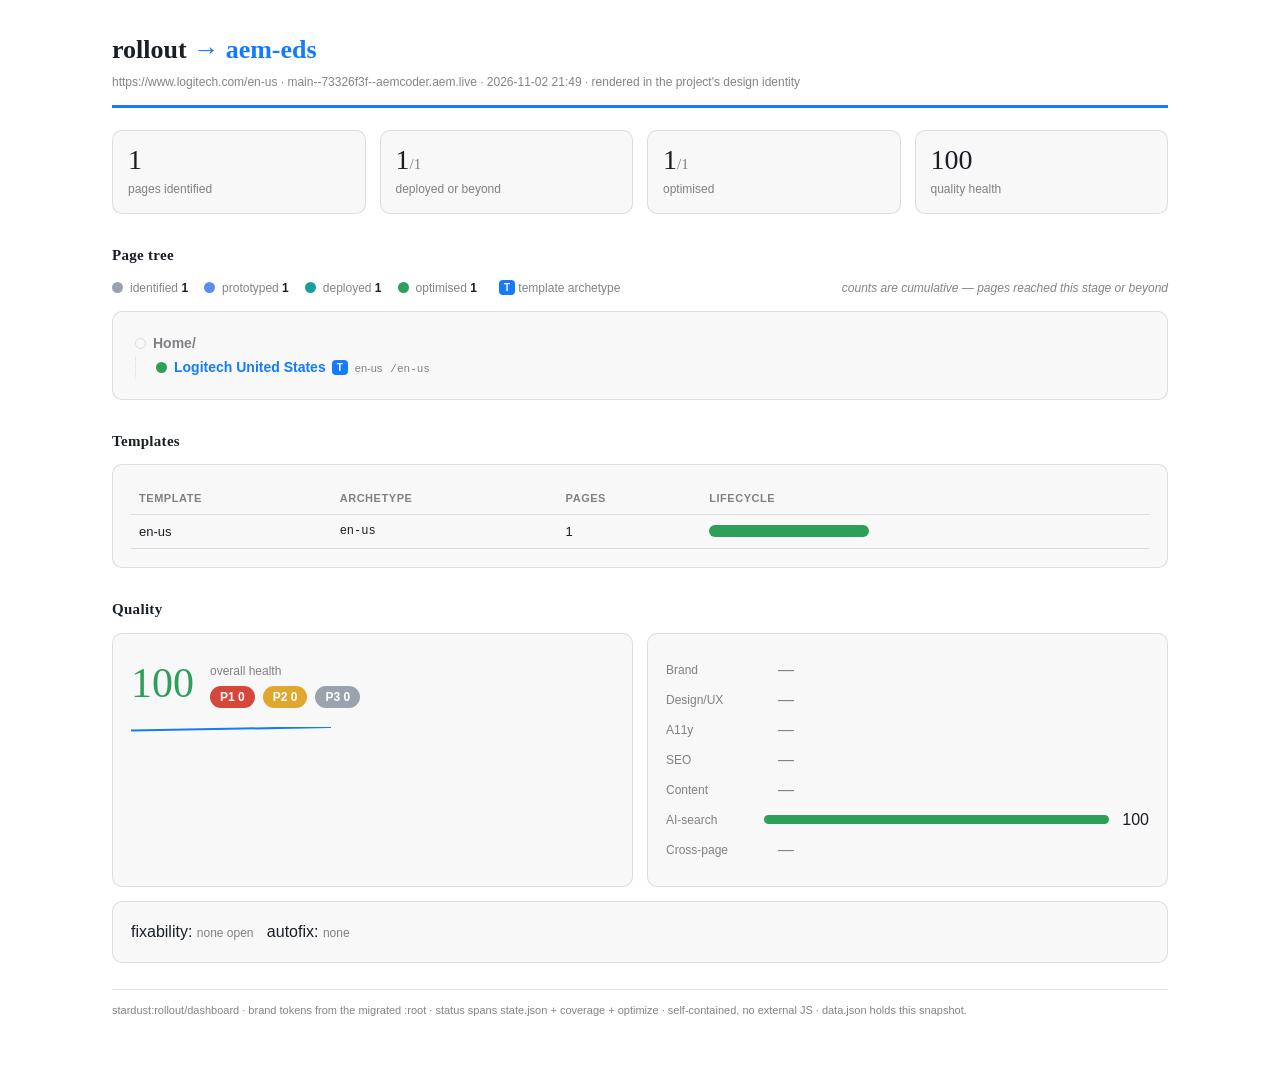
<file: stardust/rollout/dashboard/index.html>
<!doctype html><html lang="en"><head><meta charset="utf-8"><meta name="viewport" content="width=device-width, initial-scale=1">
<title>rollout — https://www.logitech.com/en-us</title>
<style>
:root{--bg:#ffffff;--fg:#1a1f26;--accent:#147aff;--heading:Georgia, serif;--body:-apple-system,BlinkMacSystemFont,"Segoe UI",Helvetica,Arial,sans-serif;--radius:10px;--maxw:1100px;
--muted:color-mix(in srgb,var(--fg) 55%,transparent);--line:color-mix(in srgb,var(--fg) 12%,transparent);--card:color-mix(in srgb,var(--fg) 3%,var(--bg))}
*{box-sizing:border-box}body{margin:0;font-family:var(--body);color:var(--fg);background:var(--bg);line-height:1.5}
.wrap{max-width:var(--maxw);margin:0 auto;padding:30px 22px 70px}
header{border-bottom:3px solid var(--accent);padding-bottom:14px;margin-bottom:22px}
h1{font-family:var(--heading);font-size:26px;margin:0}h1 b{color:var(--accent)}
h2{font-family:var(--heading);font-size:15px;letter-spacing:.02em;margin:30px 0 12px}
.sub{color:var(--muted);font-size:12px;margin-top:4px}
.cards{display:grid;grid-template-columns:repeat(4,1fr);gap:14px;margin-bottom:8px}
.card{background:var(--card);border:1px solid var(--line);border-radius:var(--radius);padding:15px}
.card .n{font-family:var(--heading);font-size:28px;line-height:1}.card .l{font-size:12px;color:var(--muted);margin-top:6px}
.panel{background:var(--card);border:1px solid var(--line);border-radius:var(--radius);padding:18px;margin-bottom:14px}
.legend{display:flex;flex-wrap:wrap;gap:16px;margin:2px 0 14px;align-items:center}
.lg{font-size:12px;color:var(--muted)}.lg b{color:var(--fg)}.muted-note{font-style:italic;margin-left:auto}
.dot{display:inline-block;width:11px;height:11px;border-radius:50%;margin-right:7px;vertical-align:-1px}
.dot.folder{background:transparent;border:1.5px solid var(--line)}
.tree{font-size:14px}.tree ul{list-style:none;margin:0;padding-left:20px;border-left:1px dotted var(--line)}
.tree>ul{padding-left:4px;border-left:none}.tree li{margin:3px 0}
.nm{font-weight:600}.nm.is-t{color:var(--accent)}.nm.dir{color:var(--muted);font-weight:600}
.tmpl-badge{display:inline-block;background:var(--accent);color:var(--bg);font-size:10px;font-weight:700;border-radius:4px;padding:0 5px;margin-left:6px;vertical-align:1px}
.tref{font-size:11px;color:var(--muted);margin-left:7px}
.pth{font-size:11px;color:var(--muted);margin-left:8px;font-family:ui-monospace,Menlo,Consolas,monospace}
.fnd{font-size:11px;color:#d6473b;margin-left:8px}
table{width:100%;border-collapse:collapse;font-size:13px}td,th{text-align:left;padding:7px 8px;border-bottom:1px solid var(--line)}
th{font-size:11px;text-transform:uppercase;letter-spacing:.05em;color:var(--muted)}.mono{font-family:ui-monospace,Menlo,Consolas,monospace;font-size:12px}
.stack{display:flex;height:12px;width:160px;border-radius:6px;overflow:hidden;background:color-mix(in srgb,var(--fg) 8%,transparent)}.stack span{display:block}
.grid2{display:grid;grid-template-columns:1fr 1fr;gap:14px}
.gauge{display:flex;align-items:center;gap:16px}.gauge .big{font-family:var(--heading);font-size:42px}
.sev{display:flex;gap:8px;margin-top:6px}.pill{border-radius:20px;padding:2px 10px;font-size:12px;font-weight:600;color:#fff}
.dim{display:flex;align-items:center;gap:10px;margin:6px 0}.dl{width:88px;font-size:12px;color:var(--muted)}.dbar{flex:1;height:9px;background:color-mix(in srgb,var(--fg) 8%,transparent);border-radius:5px;overflow:hidden}.dbar i{display:block;height:100%}.dn{width:30px;text-align:right;font-variant-numeric:tabular-nums}.dn.na{color:var(--muted)}
.chip{display:inline-block;border:1px solid var(--line);border-radius:20px;padding:2px 10px;margin:3px 4px 0 0;font-size:12px}.chip b{color:var(--accent)}
footer{margin-top:26px;color:var(--muted);font-size:11px;border-top:1px solid var(--line);padding-top:12px}
@media(max-width:720px){.cards{grid-template-columns:repeat(2,1fr)}.grid2{grid-template-columns:1fr}}
</style></head><body><div class="wrap">
<header><h1>rollout <b>→ aem-eds</b></h1><div class="sub">https://www.logitech.com/en-us · main--73326f3f--aemcoder.aem.live · 2026-11-02 21:49 · rendered in the project's design identity</div></header>

<div class="cards">
  <div class="card"><div class="n">1</div><div class="l">pages identified</div></div>
  <div class="card"><div class="n">1<span style="font-size:15px;color:var(--muted)">/1</span></div><div class="l">deployed or beyond</div></div>
  <div class="card"><div class="n">1<span style="font-size:15px;color:var(--muted)">/1</span></div><div class="l">optimised</div></div>
  <div class="card"><div class="n">100</div><div class="l">quality health</div></div>
</div>

<h2>Page tree</h2>
<div class="legend"><span class="lg"><i class="dot" style="background:#9aa3ad" title="identified"></i>identified <b>1</b></span><span class="lg"><i class="dot" style="background:#5b8def" title="prototyped"></i>prototyped <b>1</b></span><span class="lg"><i class="dot" style="background:#18a0a0" title="deployed"></i>deployed <b>1</b></span><span class="lg"><i class="dot" style="background:#2e9e5b" title="optimised"></i>optimised <b>1</b></span><span class="lg"><span class="tmpl-badge">T</span> template archetype</span><span class="lg muted-note">counts are cumulative — pages reached this stage or beyond</span></div>
<div class="panel tree"><ul><li class="root"><i class="dot folder"></i><span class="nm dir">Home/</span><ul><li><i class="dot" style="background:#2e9e5b" title="optimised"></i><span class="nm is-t">Logitech United States</span><span class="tmpl-badge" title="template archetype for en-us">T</span><span class="tref">en-us</span><span class="pth">/en-us</span></li></ul></li></ul></div>

<h2>Templates</h2>
<div class="panel"><table><thead><tr><th>template</th><th>archetype</th><th>pages</th><th>lifecycle</th></tr></thead><tbody><tr><td>en-us</td><td class="mono">en-us</td><td>1</td><td><span class="stack"><span style="width:100%;background:#2e9e5b" title="optimised: 1"></span></span></td></tr></tbody></table></div>

<h2>Quality</h2>
<div class="grid2">
  <div class="panel"><div class="gauge"><div class="big" style="color:#2e9e5b">100</div><div><div class="sub">overall health</div><div class="sev"><span class="pill" style="background:#d6473b">P1 0</span><span class="pill" style="background:#e0a72e">P2 0</span><span class="pill" style="background:#9aa3ad">P3 0</span></div></div></div><div style="margin-top:12px"><svg width="200" height="36" viewBox="0 0 200 36"><polyline fill="none" stroke="#147aff" stroke-width="2" points="0,3.6000000000000014 200,0"/></svg></div></div>
  <div class="panel"><div class="dim"><span class="dl">Brand</span><span class="dn na">—</span></div><div class="dim"><span class="dl">Design/UX</span><span class="dn na">—</span></div><div class="dim"><span class="dl">A11y</span><span class="dn na">—</span></div><div class="dim"><span class="dl">SEO</span><span class="dn na">—</span></div><div class="dim"><span class="dl">Content</span><span class="dn na">—</span></div><div class="dim"><span class="dl">AI-search</span><span class="dbar"><i style="width:100%;background:#2e9e5b"></i></span><span class="dn">100</span></div><div class="dim"><span class="dl">Cross-page</span><span class="dn na">—</span></div></div>
</div>
<div class="panel">fixability: <span class="sub">none open</span> &nbsp; autofix: <span class="sub">none</span></div>

<footer>stardust:rollout/dashboard · brand tokens from the migrated :root · status spans state.json + coverage + optimize · self-contained, no external JS · data.json holds this snapshot.</footer>
</div></body></html>
</file>
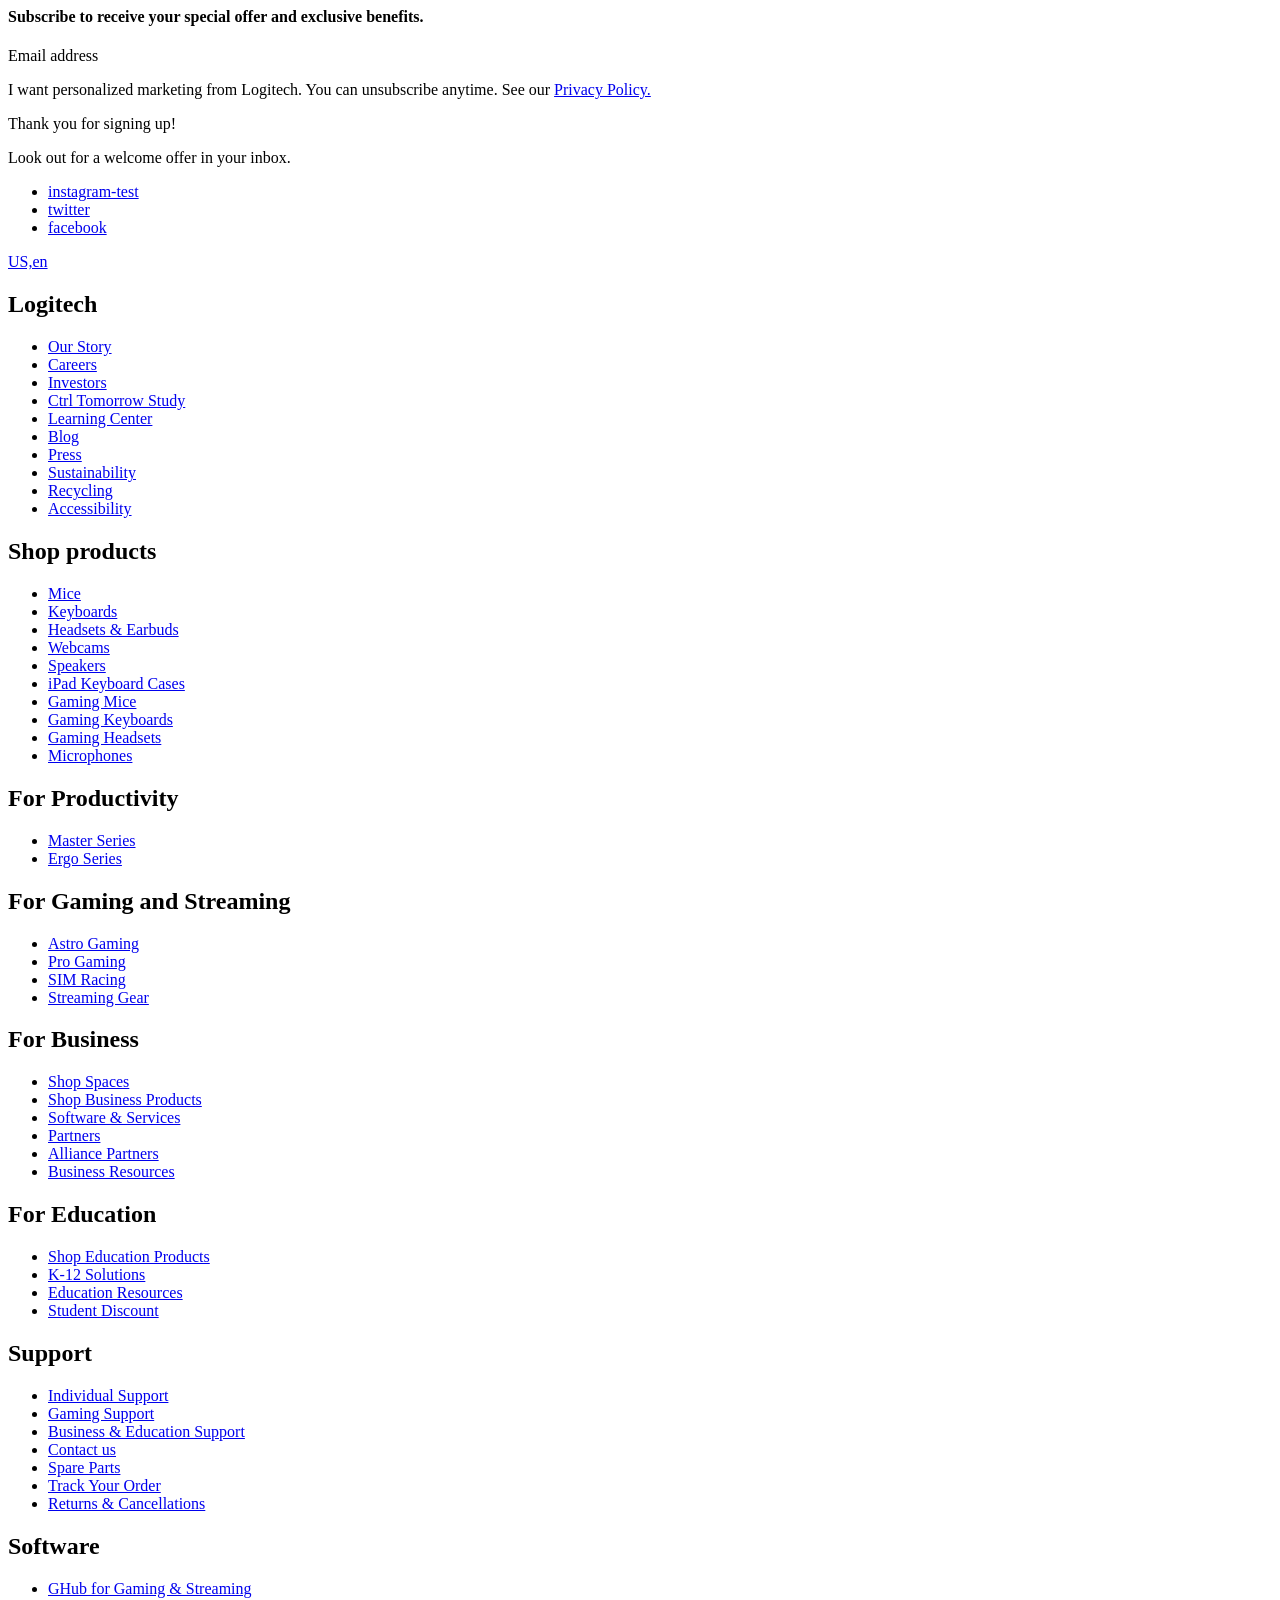
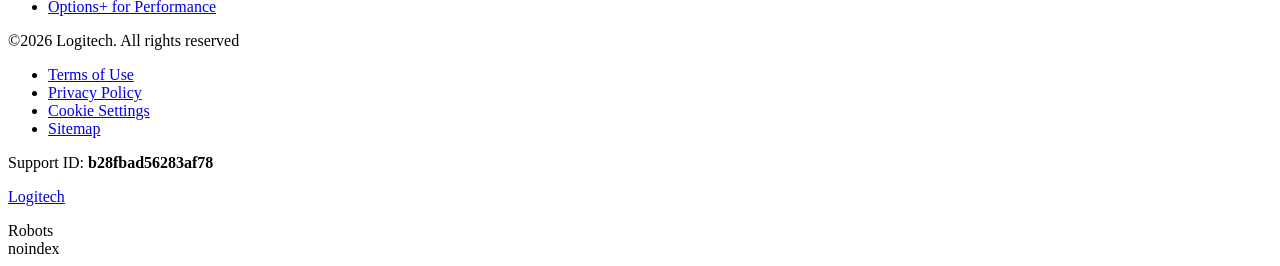
<file: content/footer.html>
<body>
  <header></header>
  <main>
    <div>
      <h4>Subscribe to receive your special offer and exclusive benefits.</h4>
      <p>Email address</p>
      <p>I want personalized marketing from Logitech. You can unsubscribe anytime. See our <a href="https://www.logitech.com/en-us/legal/privacy-policy">Privacy Policy.</a></p>
      <p>Thank you for signing up!</p>
      <p>Look out for a welcome offer in your inbox.</p>
    </div>
    <div>
      <ul>
        <li><a href="http://instagram.com/logitech?ref=badge"><span class="icon icon-instagram"></span>instagram-test</a></li>
        <li><a href="http://www.twitter.com/Logitech"><span class="icon icon-twitter"></span>twitter</a></li>
        <li><a href="http://www.facebook.com/Logitech"><span class="icon icon-facebook"></span>facebook</a></li>
      </ul>
      <p><span class="icon icon-globe-outline"></span><a href="https://www.logitech.com/en-us/change-location">US,en</a></p>
    </div>
    <div>
      <h2>Logitech</h2>
      <ul>
          <li><a href="https://www.logitech.com/en-us/about">Our Story</a></li>
          <li><a href="https://www.logitech.com/en-us/careers">Careers</a></li>
          <li><a href="https://ir.logitech.com/">Investors</a></li>
          <li><a href="https://ctrltomorrow.logitech.com">Ctrl Tomorrow Study</a></li>
          <li><a href="https://www.logitech.com/en-us/discover/learning-center">Learning Center</a></li>
          <li><a href="https://blog.logitech.com/">Blog</a></li>
          <li><a href="https://news.logitech.com/">Press</a></li>
          <li><a href="https://www.logitech.com/en-us/sustainability">Sustainability</a></li>
          <li><a href="https://www.logitech.com/en-us/sustainability/recycling">Recycling</a></li>
          <li><a href="https://www.logitech.com/en-us/accessibility">Accessibility</a></li>
      </ul>
    </div>
    <div>
      <h2>Shop products</h2>
      <ul>
          <li><a href="https://www.logitech.com/en-us/shop/c/mice">Mice</a></li>
          <li><a href="https://www.logitech.com/en-us/shop/c/keyboards">Keyboards</a></li>
          <li><a href="https://www.logitech.com/en-us/shop/c/headsets">Headsets &amp; Earbuds</a></li>
          <li><a href="https://www.logitech.com/en-us/shop/c/webcams">Webcams</a></li>
          <li><a href="https://www.logitech.com/en-us/shop/c/speakers">Speakers</a></li>
          <li><a href="https://www.logitech.com/en-us/shop/c/ipad-keyboards">iPad Keyboard Cases</a></li>
          <li><a href="https://www.logitech.com/en-us/shop/c/gaming-mice">Gaming Mice</a></li>
          <li><a href="https://www.logitech.com/en-us/shop/c/gaming-keyboards">Gaming Keyboards</a></li>
          <li><a href="https://www.logitech.com/en-us/shop/c/gaming-audio">Gaming Headsets</a></li>
          <li><a href="https://www.logitech.com/en-us/shop/c/microphones">Microphones</a></li>
      </ul>
    </div>
    <div>
      <h2>For Productivity</h2>
      <ul>
          <li><a href="https://www.logitech.com/en-us/mx/master-series">Master Series</a></li>
          <li><a href="https://www.logitech.com/en-us/ergo/ergo-series">Ergo Series</a></li>
      </ul>
      <h2>For Gaming and Streaming</h2>
      <ul>
          <li><a href="https://www.logitechg.com/en-us/collections/astro-series.html">Astro Gaming</a></li>
          <li><a href="https://www.logitechg.com/en-us/products/pro.html">Pro Gaming</a></li>
          <li><a href="https://www.logitechg.com/en-us/pro-racing.html">SIM Racing</a></li>
          <li><a href="https://www.logitechg.com/en-us/collections/streaming-gear-software.html">Streaming Gear</a></li>
      </ul>
    </div>
    <div>
      <h2>For Business</h2>
      <ul>
          <li><a href="https://www.logitech.com/en-us/business">Shop Spaces</a></li>
          <li><a href="https://www.logitech.com/en-us/business/products">Shop Business Products</a></li>
          <li><a href="https://www.logitech.com/en-us/video-collaboration/services-and-software">Software &amp; Services</a></li>
          <li><a href="https://www.logitech.com/en-us/business/partner-program">Partners</a></li>
          <li><a href="https://www.logitech.com/en-us/business/partners">Alliance Partners</a></li>
          <li><a href="https://www.logitech.com/en-us/business/resource-center">Business Resources</a></li>
      </ul>
    </div>
    <div>
      <h2>For Education</h2>
      <ul>
          <li><a href="https://www.logitech.com/en-us/products/education">Shop Education Products</a></li>
          <li><a href="https://www.logitech.com/en-us/education/k12">K-12 Solutions</a></li>
          <li><a href="https://www.logitech.com/en-us/education/education-center">Education Resources</a></li>
          <li><a href="https://www.logitech.com/en-us/programs/sheer-id">Student Discount</a></li>
      </ul>
    </div>
    <div>
      <h2>Support</h2>
      <ul>
          <li><a href="https://support.logitech.com/support">Individual Support</a></li>
          <li><a href="https://support.logi.com/hc/categories/360001764393-Gaming">Gaming Support</a></li>
          <li><a href="https://prosupport.logi.com/hc/">Business &amp; Education Support</a></li>
          <li><a href="http://support.logitech.com/contact">Contact us</a></li>
          <li><a href="https://www.logitech.com/en-us/shop/spare-parts-store">Spare Parts</a></li>
          <li><a href="https://www.logitech.com/order-status">Track Your Order</a></li>
          <li><a href="https://www.logitech.com/en-us/my-account/order-faqs#returns-and-cancellations">Returns &amp; Cancellations</a></li>
      </ul>
    </div>
    <div>
      <h2>Software</h2>
      <ul>
          <li><a href="https://www.logitechg.com/en-us/innovation/g-hub.html">GHub for Gaming &amp; Streaming</a></li>
          <li><a href="https://www.logitech.com/en-us/software/logi-options-plus">Options+ for Performance</a></li>
      </ul>
    </div>
    <div>
      <p>&copy;2026 Logitech. All rights reserved</p>
      <ul>
        <li><a href="https://www.logitech.com/en-us/tos/terms">Terms of Use</a></li>
        <li><a href="https://www.logitech.com/en-us/legal/privacy-policy">Privacy Policy</a></li>
        <li><a href="https://www.logitech.com/en-us/legal/cookie-policy">Cookie Settings</a></li>
        <li><a href="https://www.logitech.com/en-us/sitemap">Sitemap</a></li>
      </ul>
    </div>
    <div>
      <p>Support ID: <strong>b28fbad56283af78</strong></p>
    </div>
    <div>
      <p><a href="/en-us"><span class="icon icon-logitech-wordmark"></span>Logitech</a></p>
      <div class="metadata">
        <div>
          <div>Robots</div>
          <div>noindex</div>
        </div>
      </div>
    </div>
  </main>
  <footer></footer>
</body>
</file>
